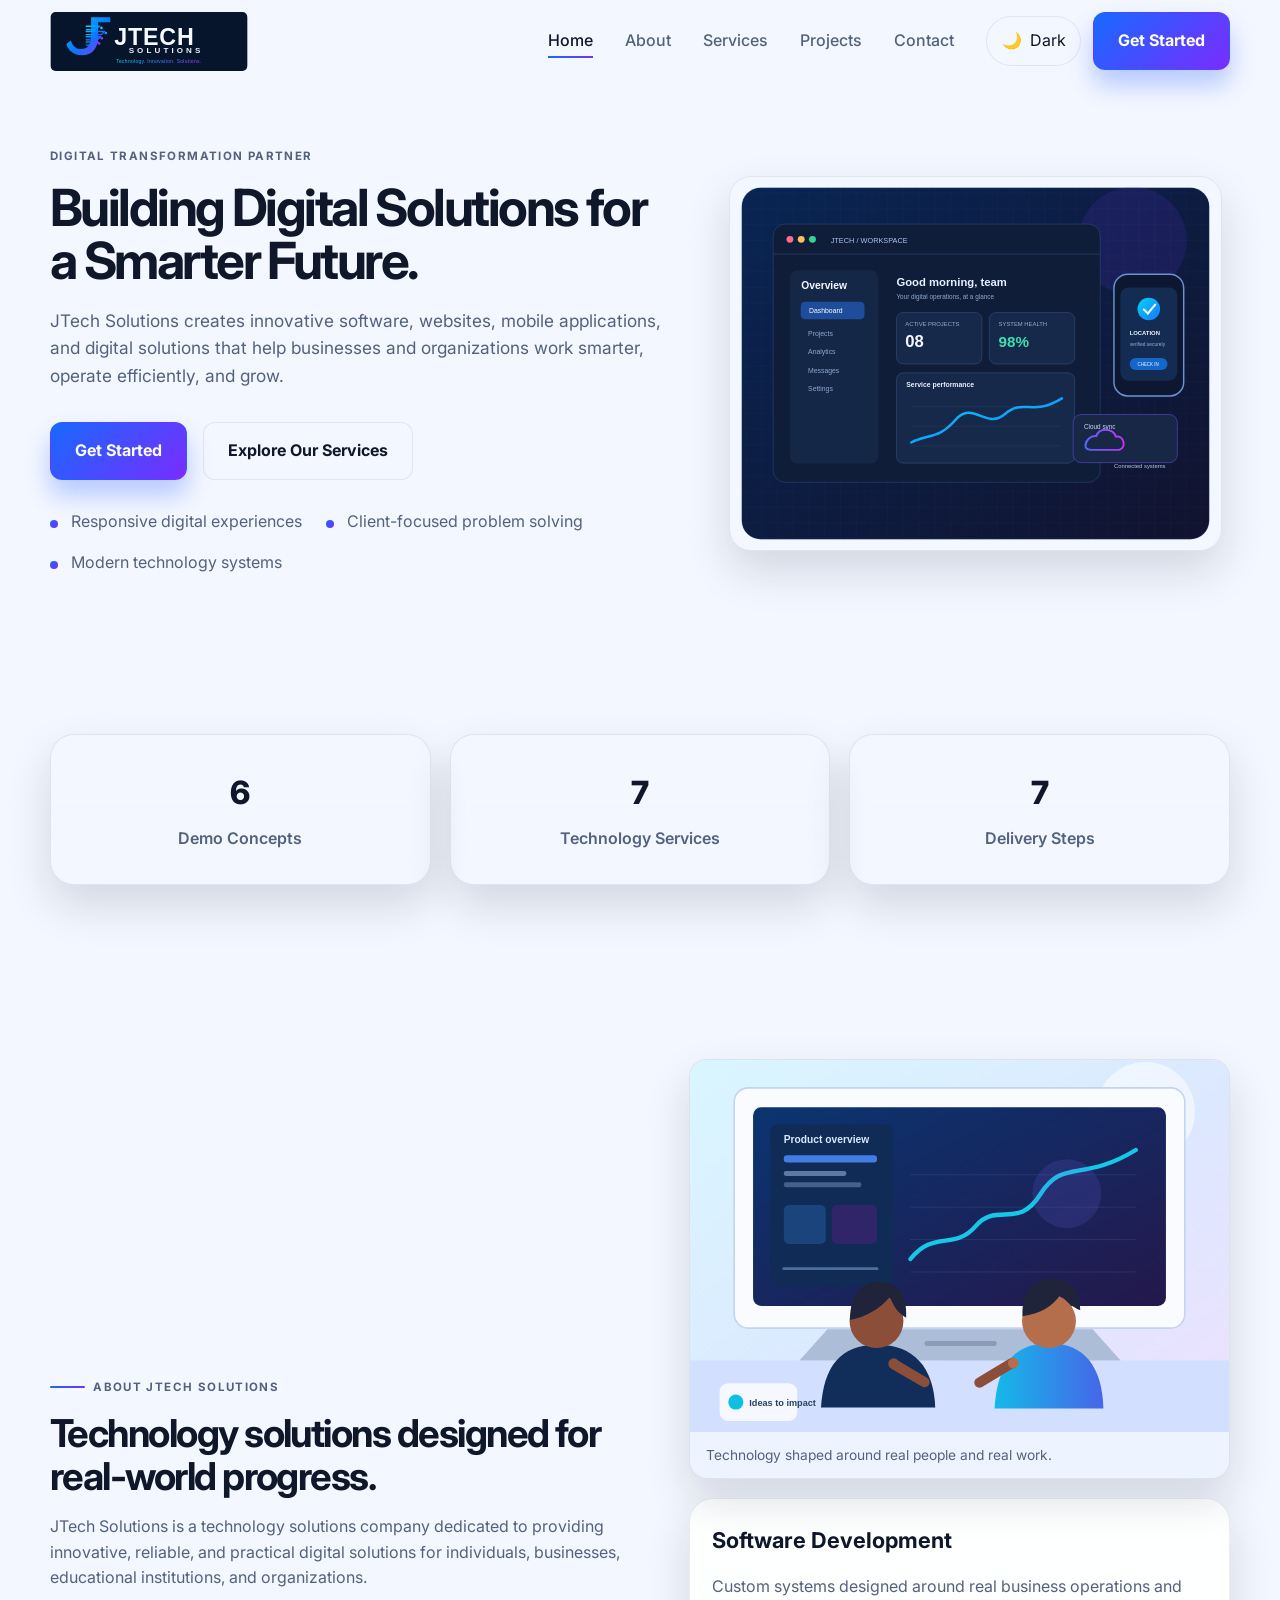
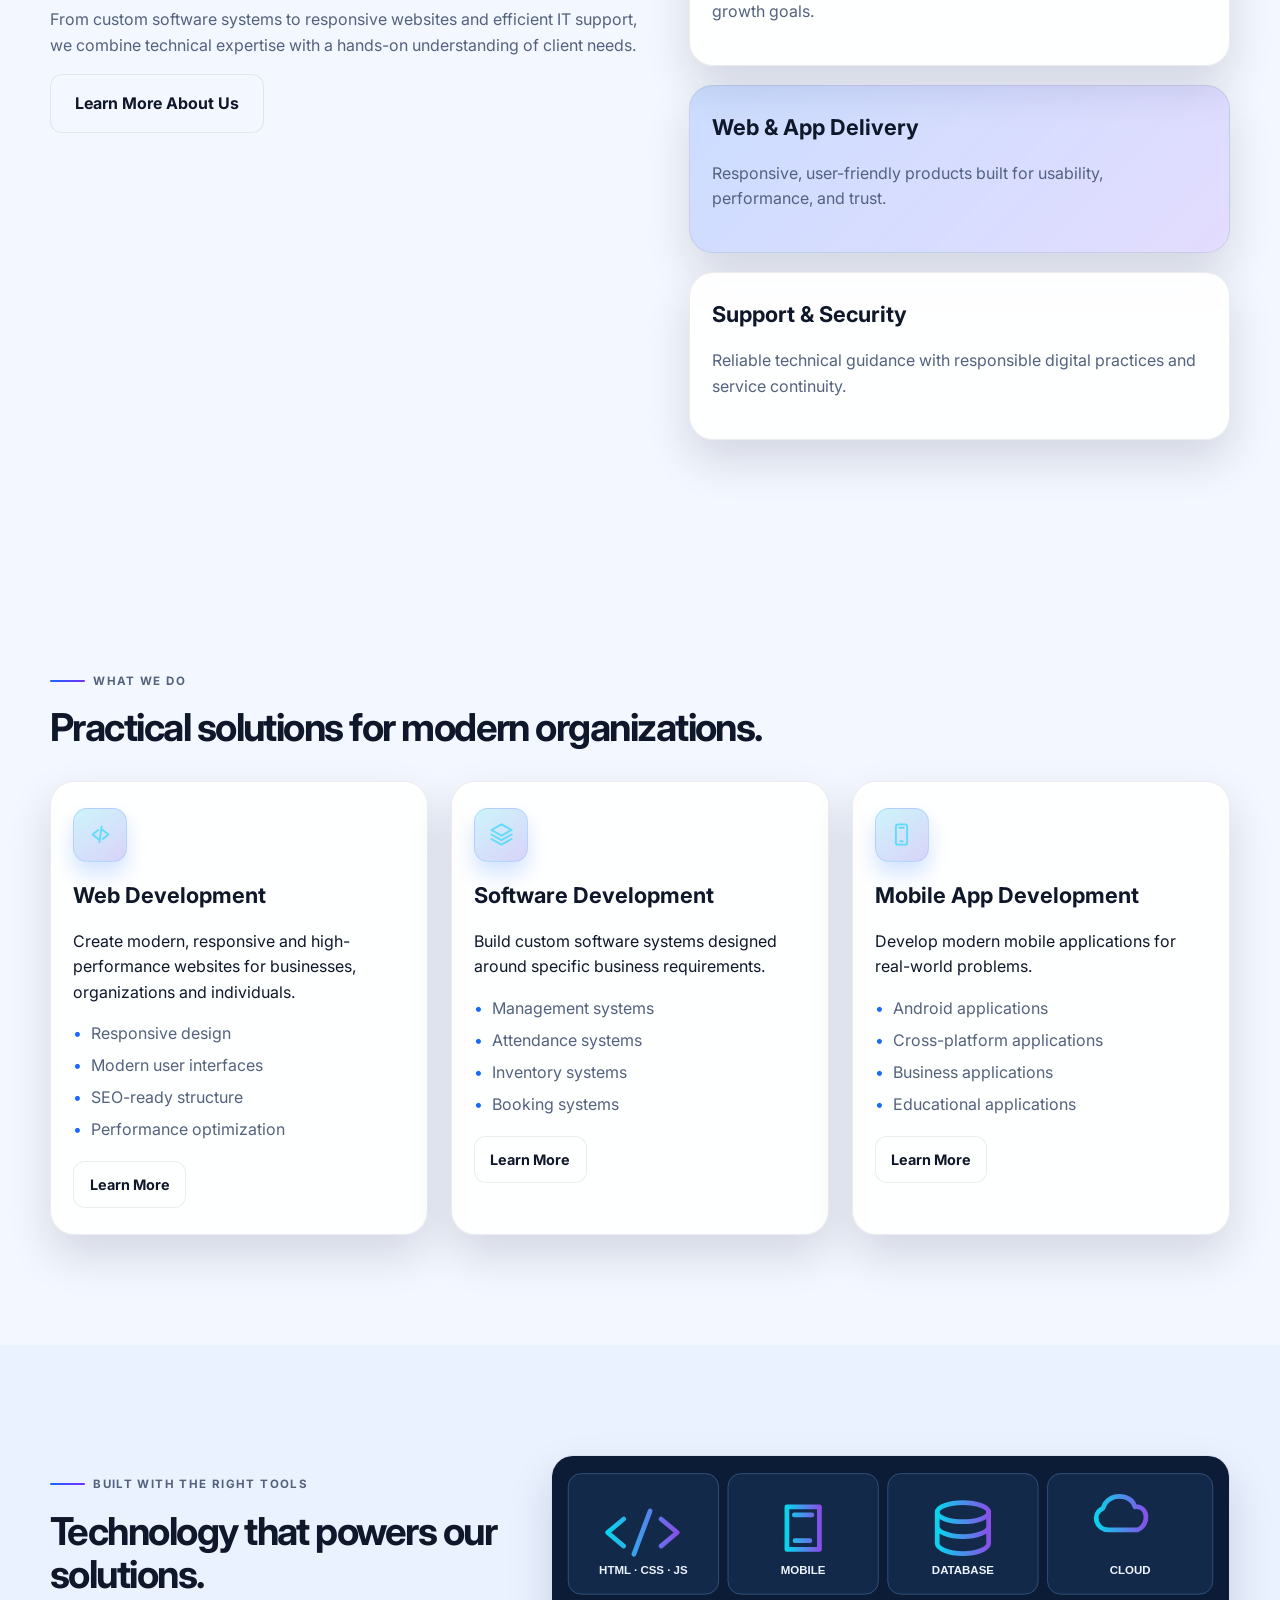
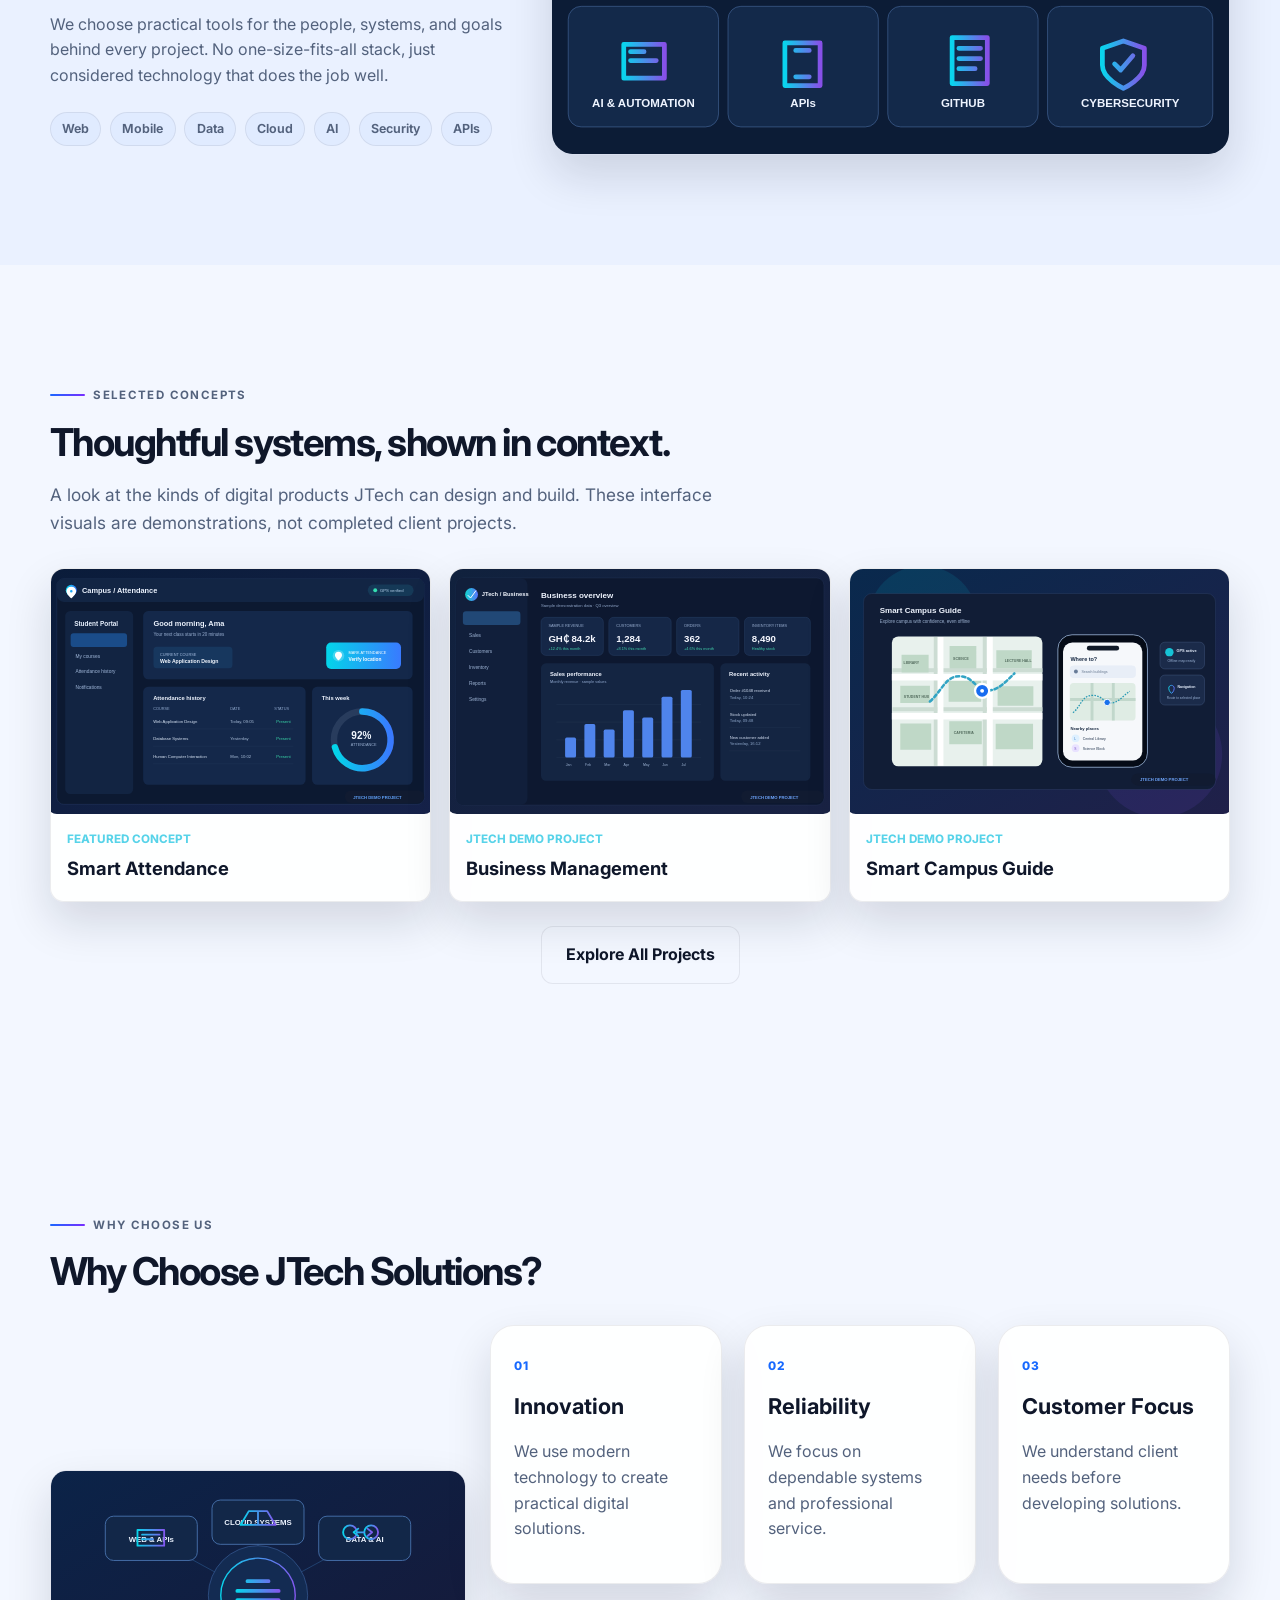
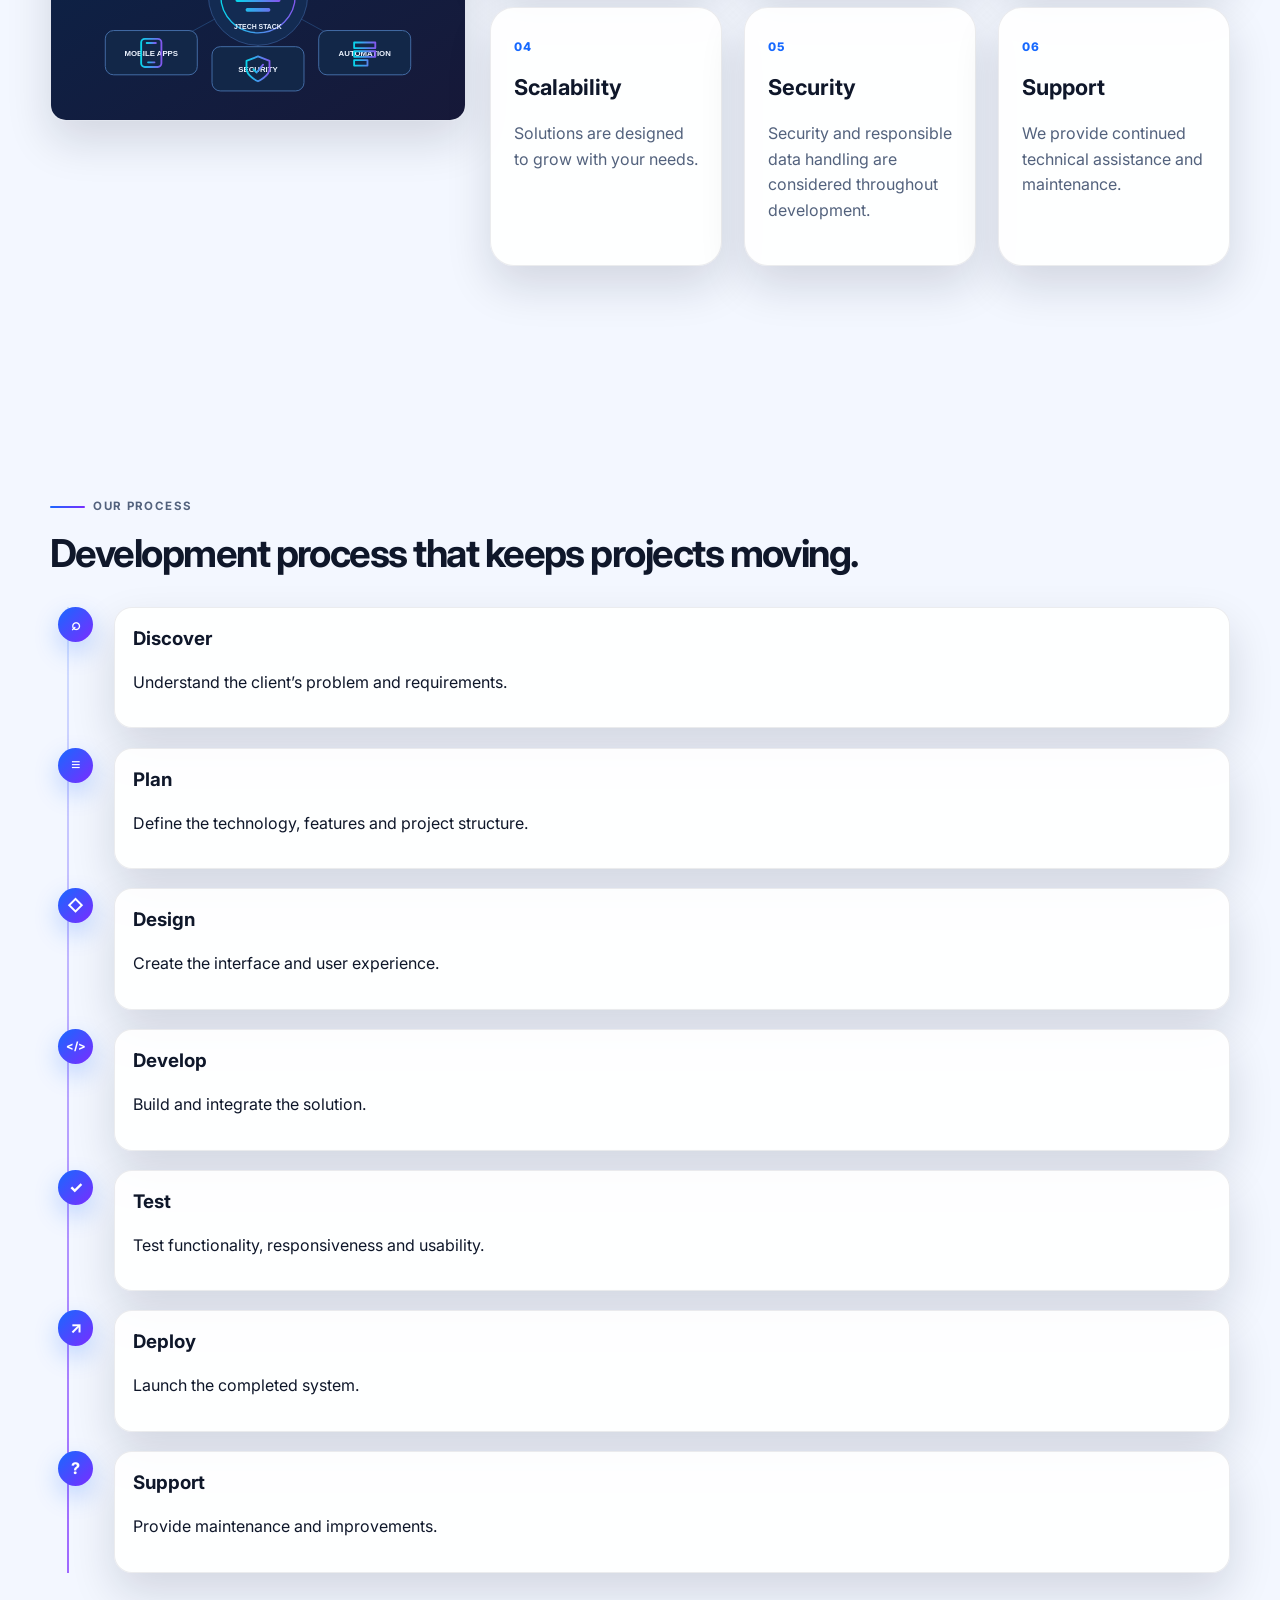
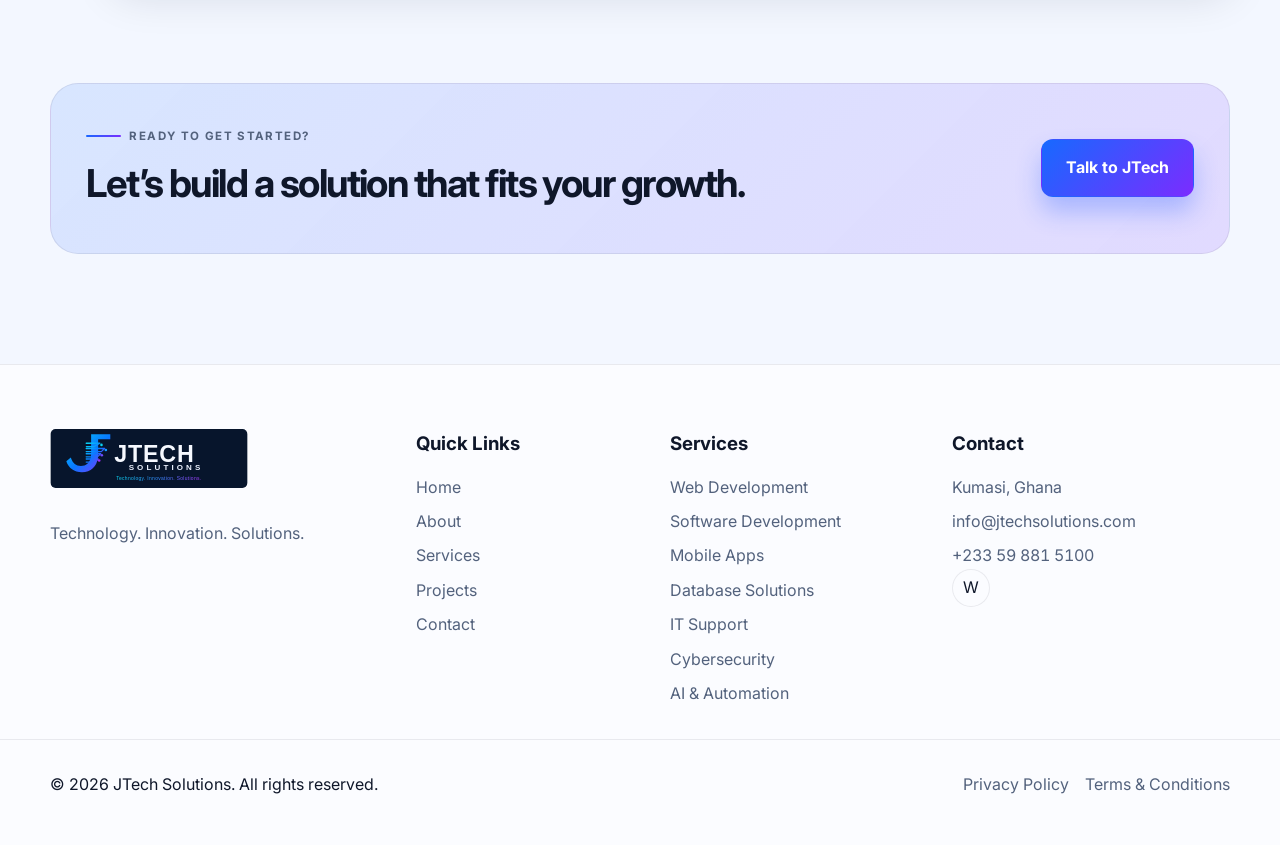
<file: JTech Solutions/index.html>
<!DOCTYPE html>
<html lang="en" data-theme="dark">
  <head>
    <meta charset="UTF-8" />
    <meta name="viewport" content="width=device-width, initial-scale=1.0" />
    <title>JTech Solutions | Technology, Innovation & Digital Solutions</title>
    <meta
      name="description"
      content="JTech Solutions provides modern software, web, mobile, IT, database, cybersecurity and digital solutions for businesses and organizations in Ghana."
    />
    <meta
      name="keywords"
      content="JTech Solutions, Ghana technology company, software development, web development, mobile app development, IT support, cybersecurity, database solutions"
    />
    <meta property="og:title" content="JTech Solutions | Technology, Innovation & Digital Solutions" />
    <meta
      property="og:description"
      content="Innovative digital solutions for businesses, organizations and communities in Ghana."
    />
    <meta property="og:type" content="website" />
    <meta property="og:image" content="assets/logo/jtech-brand.svg" />
    <meta name="twitter:card" content="summary_large_image" />
    <meta name="twitter:title" content="JTech Solutions" />
    <meta name="twitter:description" content="Technology. Innovation. Solutions." />
    <link rel="icon" type="image/svg+xml" href="assets/logo/jtech-symbol.svg" />
    <link rel="preconnect" href="https://fonts.googleapis.com" />
    <link rel="preconnect" href="https://fonts.gstatic.com" crossorigin />
    <link
      href="https://fonts.googleapis.com/css2?family=Inter:wght@400;500;600;700;800;900&display=swap"
      rel="stylesheet"
    />
    <link rel="stylesheet" href="css/style.css" />
    <link rel="stylesheet" href="css/responsive.css" />
    <link rel="stylesheet" href="css/animations.css" />
    <script defer src="js/main.js"></script>
    <script defer src="js/navigation.js"></script>
    <script defer src="js/animations.js"></script>
    <script defer src="js/contact.js"></script>
    <script defer src="js/projects.js"></script>
  </head>
  <body data-page="home">
    <a class="skip-link" href="#main-content">Skip to main content</a>

    <header class="site-header">
      <nav class="navbar container" aria-label="Main navigation">
        <a class="brand" href="index.html" aria-label="JTech Solutions home page">
          <span class="brand-mark" aria-hidden="true">
            <svg viewBox="0 0 64 64" role="img" aria-label="JTech Solutions logo icon">
              <path d="M22 10h12c10.5 0 18 7.5 18 18v18c0 2.2-1.8 4-4 4s-4-1.8-4-4V28c0-6.6-5.4-12-12-12H22v-6zm8 24h8c4.4 0 8 3.6 8 8v4c0 2.2-1.8 4-4 4H26c-2.2 0-4-1.8-4-4v-4c0-4.4 3.6-8 8-8z" fill="currentColor"/>
              <path d="M14 18l8 8M14 30l8-8M12 44h14M32 45h18M46 18v23M34 18h12" stroke="currentColor" stroke-width="2.2" stroke-linecap="round" fill="none" opacity="0.9"/>
            </svg>
          </span>
          <span class="brand-text">
            <span class="brand-name">JTECH</span>
            <span class="brand-subtitle">SOLUTIONS</span>
          </span>
        </a>

        <button class="mobile-toggle" aria-expanded="false" aria-controls="nav-menu" aria-label="Open menu">
          <span></span>
          <span></span>
          <span></span>
        </button>

        <div class="nav-panel" id="nav-menu">
          <ul class="nav-links">
            <li><a class="nav-link active" href="index.html">Home</a></li>
            <li><a class="nav-link" href="about.html">About</a></li>
            <li><a class="nav-link" href="services.html">Services</a></li>
            <li><a class="nav-link" href="projects.html">Projects</a></li>
            <li><a class="nav-link" href="contact.html">Contact</a></li>
          </ul>

          <div class="nav-actions">
            <button class="theme-toggle" id="theme-toggle" type="button" aria-label="Toggle dark mode">
              <span class="theme-icon" aria-hidden="true">☀️</span>
              <span class="theme-label">Light</span>
            </button>
            <a class="btn btn-primary" href="contact.html">Get Started</a>
          </div>
        </div>
      </nav>
    </header>

    <main id="main-content">
      <section class="hero section">
        <div class="container hero-grid">
          <div class="hero-copy reveal fade-up">
            <p class="eyebrow">Digital transformation partner</p>
            <h1>Building Digital Solutions for a Smarter Future.</h1>
            <p class="lead">
              JTech Solutions creates innovative software, websites, mobile applications, and digital solutions
              that help businesses and organizations work smarter, operate efficiently, and grow.
            </p>
            <div class="hero-actions">
              <a class="btn btn-primary" href="contact.html">Get Started</a>
              <a class="btn btn-secondary" href="services.html">Explore Our Services</a>
            </div>
            <ul class="hero-points" aria-label="Value highlights">
              <li>Responsive digital experiences</li>
              <li>Client-focused problem solving</li>
              <li>Modern technology systems</li>
            </ul>
          </div>

          <div class="hero-visual reveal fade-left">
            <img class="hero-illustration" src="assets/images/hero/digital-platform.svg" alt="JTech digital platform dashboard connected to mobile, location, analytics, and cloud services" />
          </div>
        </div>
      </section>

      <section class="stats section-sm">
        <div class="container stats-grid">
          <article class="stat-card reveal fade-up">
            <span class="stat-number" data-count="6">0</span>
            <span class="stat-label">Demo Concepts</span>
          </article>
          <article class="stat-card reveal fade-up delay-1">
            <span class="stat-number" data-count="7">0</span>
            <span class="stat-label">Technology Services</span>
          </article>
          <article class="stat-card reveal fade-up delay-2">
            <span class="stat-number" data-count="7">0</span>
            <span class="stat-label">Delivery Steps</span>
          </article>
        </div>
      </section>

      <section class="section about-spotlight">
        <div class="container split-layout">
          <div class="content-block reveal fade-right">
            <p class="eyebrow accent">About JTech Solutions</p>
            <h2>Technology solutions designed for real-world progress.</h2>
            <p>
              JTech Solutions is a technology solutions company dedicated to providing innovative, reliable,
              and practical digital solutions for individuals, businesses, educational institutions, and organizations.
            </p>
            <p>
              From custom software systems to responsive websites and efficient IT support, we combine technical
              expertise with a hands-on understanding of client needs.
            </p>
            <a class="btn btn-secondary" href="about.html">Learn More About Us</a>
          </div>

          <div class="feature-stack reveal fade-left">
            <figure class="about-visual">
              <img src="assets/images/about/technology-team.svg" alt="Technology collaborators reviewing a digital product dashboard" loading="lazy" data-fallback="assets/images/services/fallback.svg" />
              <figcaption>Technology shaped around real people and real work.</figcaption>
            </figure>
            <div class="feature-box">
              <h3>Software Development</h3>
              <p>Custom systems designed around real business operations and growth goals.</p>
            </div>
            <div class="feature-box highlight">
              <h3>Web &amp; App Delivery</h3>
              <p>Responsive, user-friendly products built for usability, performance, and trust.</p>
            </div>
            <div class="feature-box">
              <h3>Support &amp; Security</h3>
              <p>Reliable technical guidance with responsible digital practices and service continuity.</p>
            </div>
          </div>
        </div>
      </section>

      <section class="section services-overview">
        <div class="container">
          <div class="section-heading reveal fade-up">
            <p class="eyebrow accent">What we do</p>
            <h2>Practical solutions for modern organizations.</h2>
          </div>
          <div class="services-grid" id="home-services-grid"></div>
        </div>
      </section>

      <section class="section technology-section alt-bg">
        <div class="container technology-layout">
          <div class="content-block reveal fade-right">
            <p class="eyebrow accent">Built with the right tools</p>
            <h2>Technology that powers our solutions.</h2>
            <p>We choose practical tools for the people, systems, and goals behind every project. No one-size-fits-all stack, just considered technology that does the job well.</p>
            <div class="technology-tags" aria-label="Technology areas"><span>Web</span><span>Mobile</span><span>Data</span><span>Cloud</span><span>AI</span><span>Security</span><span>APIs</span></div>
          </div>
          <img class="technology-illustration" src="assets/images/technology/technology-grid.svg" alt="Illustrated technology building blocks for web, mobile, database, cloud, AI, APIs, and security" loading="lazy" data-fallback="assets/images/services/fallback.svg" />
        </div>
      </section>

      <section class="section home-projects">
        <div class="container">
          <div class="section-heading reveal fade-up">
            <p class="eyebrow accent">Selected concepts</p>
            <h2>Thoughtful systems, shown in context.</h2>
            <p class="lead">A look at the kinds of digital products JTech can design and build. These interface visuals are demonstrations, not completed client projects.</p>
          </div>
          <div class="home-project-grid">
            <a class="home-project-card reveal fade-up" href="projects.html">
              <img src="assets/images/projects/attendance-dashboard.svg" alt="Smart attendance system concept dashboard with location verification" loading="lazy" data-fallback="assets/images/services/fallback.svg" />
              <span>Featured concept</span><h3>Smart Attendance</h3>
            </a>
            <a class="home-project-card reveal fade-up delay-1" href="projects.html">
              <img src="assets/images/projects/business-management.svg" alt="Business management demo dashboard with sample sales and inventory data" loading="lazy" data-fallback="assets/images/services/fallback.svg" />
              <span>JTech demo project</span><h3>Business Management</h3>
            </a>
            <a class="home-project-card reveal fade-up delay-2" href="projects.html">
              <img src="assets/images/projects/smart-campus-guide.svg" alt="Smart campus guide mobile application concept and map" loading="lazy" data-fallback="assets/images/services/fallback.svg" />
              <span>JTech demo project</span><h3>Smart Campus Guide</h3>
            </a>
          </div>
          <div class="home-project-link"><a class="btn btn-secondary" href="projects.html">Explore All Projects</a></div>
        </div>
      </section>

      <section class="section why-choose">
        <div class="container">
          <div class="section-heading reveal fade-up">
            <p class="eyebrow accent">Why choose us</p>
            <h2>Why Choose JTech Solutions?</h2>
          </div>

          <div class="why-layout">
          <img class="why-illustration" src="assets/images/services/technology-systems.svg" alt="Illustration representing JTech security, analytics, cloud, code, and connected support" loading="lazy" data-fallback="assets/images/services/fallback.svg" />
          <div class="info-grid">
            <article class="info-card reveal fade-up">
              <span class="card-number">01</span>
              <h3>Innovation</h3>
              <p>We use modern technology to create practical digital solutions.</p>
            </article>
            <article class="info-card reveal fade-up delay-1">
              <span class="card-number">02</span>
              <h3>Reliability</h3>
              <p>We focus on dependable systems and professional service.</p>
            </article>
            <article class="info-card reveal fade-up delay-2">
              <span class="card-number">03</span>
              <h3>Customer Focus</h3>
              <p>We understand client needs before developing solutions.</p>
            </article>
            <article class="info-card reveal fade-up delay-3">
              <span class="card-number">04</span>
              <h3>Scalability</h3>
              <p>Solutions are designed to grow with your needs.</p>
            </article>
            <article class="info-card reveal fade-up delay-4">
              <span class="card-number">05</span>
              <h3>Security</h3>
              <p>Security and responsible data handling are considered throughout development.</p>
            </article>
            <article class="info-card reveal fade-up delay-5">
              <span class="card-number">06</span>
              <h3>Support</h3>
              <p>We provide continued technical assistance and maintenance.</p>
            </article>
          </div>
          </div>
        </div>
      </section>

      <section class="section process-section">
        <div class="container">
          <div class="section-heading reveal fade-up">
            <p class="eyebrow accent">Our process</p>
            <h2>Development process that keeps projects moving.</h2>
          </div>

          <div class="timeline" aria-label="Project development process">
            <div class="timeline-item reveal slide-left">
              <span class="timeline-step">01</span>
              <div>
                <h3>Discover</h3>
                <p>Understand the client’s problem and requirements.</p>
              </div>
            </div>
            <div class="timeline-item reveal slide-left">
              <span class="timeline-step">02</span>
              <div>
                <h3>Plan</h3>
                <p>Define the technology, features and project structure.</p>
              </div>
            </div>
            <div class="timeline-item reveal slide-left">
              <span class="timeline-step">03</span>
              <div>
                <h3>Design</h3>
                <p>Create the interface and user experience.</p>
              </div>
            </div>
            <div class="timeline-item reveal slide-left">
              <span class="timeline-step">04</span>
              <div>
                <h3>Develop</h3>
                <p>Build and integrate the solution.</p>
              </div>
            </div>
            <div class="timeline-item reveal slide-left">
              <span class="timeline-step">05</span>
              <div>
                <h3>Test</h3>
                <p>Test functionality, responsiveness and usability.</p>
              </div>
            </div>
            <div class="timeline-item reveal slide-left">
              <span class="timeline-step">06</span>
              <div>
                <h3>Deploy</h3>
                <p>Launch the completed system.</p>
              </div>
            </div>
            <div class="timeline-item reveal slide-left">
              <span class="timeline-step">07</span>
              <div>
                <h3>Support</h3>
                <p>Provide maintenance and improvements.</p>
              </div>
            </div>
          </div>
        </div>
      </section>

      <section class="section cta-band">
        <div class="container cta-wrap reveal fade-up">
          <div>
            <p class="eyebrow accent">Ready to get started?</p>
            <h2>Let’s build a solution that fits your growth.</h2>
          </div>
          <a class="btn btn-primary" href="contact.html">Talk to JTech</a>
        </div>
      </section>
    </main>

    <footer class="site-footer">
      <div class="container footer-grid">
        <div>
          <a class="brand footer-brand" href="index.html" aria-label="JTech Solutions home page">
            <span class="brand-mark" aria-hidden="true">
              <svg viewBox="0 0 64 64" role="img" aria-label="JTech Solutions logo icon">
                <path d="M22 10h12c10.5 0 18 7.5 18 18v18c0 2.2-1.8 4-4 4s-4-1.8-4-4V28c0-6.6-5.4-12-12-12H22v-6zm8 24h8c4.4 0 8 3.6 8 8v4c0 2.2-1.8 4-4 4H26c-2.2 0-4-1.8-4-4v-4c0-4.4 3.6-8 8-8z" fill="currentColor"/>
                <path d="M14 18l8 8M14 30l8-8M12 44h14M32 45h18M46 18v23M34 18h12" stroke="currentColor" stroke-width="2.2" stroke-linecap="round" fill="none" opacity="0.9"/>
              </svg>
            </span>
            <span class="brand-text">
              <span class="brand-name">JTECH</span>
              <span class="brand-subtitle">SOLUTIONS</span>
            </span>
          </a>
          <p class="footer-tagline">Technology. Innovation. Solutions.</p>
        </div>

        <div>
          <h3>Quick Links</h3>
          <ul class="footer-links">
            <li><a href="index.html">Home</a></li>
            <li><a href="about.html">About</a></li>
            <li><a href="services.html">Services</a></li>
            <li><a href="projects.html">Projects</a></li>
            <li><a href="contact.html">Contact</a></li>
          </ul>
        </div>

        <div>
          <h3>Services</h3>
          <ul class="footer-links">
            <li><a href="services.html">Web Development</a></li>
            <li><a href="services.html">Software Development</a></li>
            <li><a href="services.html">Mobile Apps</a></li>
            <li><a href="services.html">Database Solutions</a></li>
            <li><a href="services.html">IT Support</a></li>
            <li><a href="services.html">Cybersecurity</a></li>
            <li><a href="services.html">AI &amp; Automation</a></li>
          </ul>
        </div>

        <div>
          <h3>Contact</h3>
          <ul class="contact-list">
            <li data-location> Kumasi, Ghana</li>
            <li><a href="mailto:info@jtechsolutions.com">info@jtechsolutions.com</a></li>
            <li><a href="tel:+233598815100">+233 59 881 5100</a></li>
          </ul>
          <div class="social-row" data-social-links></div>
        </div>
      </div>

      <div class="footer-bottom">
        <div class="container footer-meta">
          <p>© <span id="year">2026</span> JTech Solutions. All rights reserved.</p>
          <div class="legal-links">
            <a href="privacy.html">Privacy Policy</a>
            <a href="terms.html">Terms &amp; Conditions</a>
          </div>
        </div>
      </div>
    </footer>
  </body>
</html>
</file>
<file: JTech Solutions/css/style.css>
:root {
  --bg: #071a33;
  --bg-alt: #0d1f3b;
  --surface: rgba(16, 26, 45, 0.75);
  --surface-strong: #101b2e;
  --panel: #12233d;
  --card: rgba(13, 24, 42, 0.92);
  --card-soft: rgba(255,255,255,0.04);
  --text: #edf4ff;
  --muted: #aac2ef;
  --border: rgba(255,255,255,0.08);
  --primary: #1769ff;
  --primary-2: #7b2cff;
  --success: #34d399;
  --warning: #fbbf24;
  --danger: #f87171;
  --shadow: 0 20px 45px rgba(6, 12, 22, 0.35);
  --gradient: linear-gradient(135deg, var(--primary) 0%, var(--primary-2) 100%);
  --section-padding: 110px;
  --container-width: 1180px;
}

html[data-theme="light"] {
  --bg: #f3f7ff;
  --bg-alt: #ebf1ff;
  --surface: rgba(255,255,255,0.8);
  --surface-strong: #ffffff;
  --panel: #eef4ff;
  --card: rgba(255,255,255,0.9);
  --card-soft: rgba(23, 105, 255, 0.04);
  --text: #0f172a;
  --muted: #53627d;
  --border: rgba(15, 23, 42, 0.08);
  --primary: #1769ff;
  --primary-2: #7b2cff;
  --shadow: 0 20px 45px rgba(15, 23, 42, 0.14);
  --gradient: linear-gradient(135deg, var(--primary) 0%, var(--primary-2) 100%);
}

* { box-sizing: border-box; }

html {
  scroll-behavior: smooth;
}

body {
  margin: 0;
  font-family: "Inter", sans-serif;
  background: var(--bg);
  color: var(--text);
  line-height: 1.6;
  overflow-x: hidden;
  transition: background 0.25s ease, color 0.25s ease;
}

img {
  max-width: 100%;
  display: block;
}

a {
  color: inherit;
  text-decoration: none;
}

button,
input,
select,
textarea {
  font: inherit;
}

button {
  cursor: pointer;
}

:focus-visible {
  outline: 3px solid rgba(23, 105, 255, 0.7);
  outline-offset: 3px;
}

.skip-link {
  position: absolute;
  left: -9999px;
  top: 0;
  background: var(--primary);
  color: white;
  padding: 0.75rem 1rem;
  border-radius: 0 0 0.5rem 0.5rem;
  z-index: 1000;
}

.skip-link:focus {
  left: 1rem;
}

.container {
  width: min(var(--container-width), calc(100% - 2rem));
  margin: 0 auto;
}

.section {
  padding: var(--section-padding) 0;
}

.section-sm {
  padding: 2rem 0 4rem;
}

.alt-bg {
  background: rgba(17, 24, 39, 0.2);
}

html[data-theme="light"] .alt-bg {
  background: rgba(23, 105, 255, 0.04);
}

.eyebrow {
  display: inline-flex;
  align-items: center;
  gap: 0.5rem;
  text-transform: uppercase;
  letter-spacing: 0.12em;
  font-size: 0.72rem;
  font-weight: 700;
  color: var(--muted);
  margin-bottom: 1rem;
}

.eyebrow.accent::before {
  content: "";
  display: block;
  width: 2.2rem;
  height: 2px;
  border-radius: 999px;
  background: var(--gradient);
}

.site-header {
  position: sticky;
  top: 0;
  z-index: 100;
  -webkit-backdrop-filter: blur(18px);
  backdrop-filter: blur(18px);
  background: rgba(7, 26, 51, 0.45);
  border-bottom: 1px solid transparent;
  transition: background 0.3s ease, border-color 0.3s ease, box-shadow 0.3s ease;
}

html[data-theme="light"] .site-header {
  background: rgba(243, 247, 255, 0.7);
}

.site-header.scrolled {
  background: rgba(8, 18, 32, 0.8);
  box-shadow: 0 18px 40px rgba(8, 18, 32, 0.18);
  border-color: var(--border);
}

html[data-theme="light"] .site-header.scrolled {
  background: rgba(255,255,255,0.72);
}

.navbar {
  display: flex;
  align-items: center;
  justify-content: space-between;
  min-height: 82px;
  gap: 1.2rem;
}

.brand {
  display: inline-flex;
  align-items: center;
  gap: 0.8rem;
  font-weight: 800;
  letter-spacing: 0.08em;
}

.brand-mark {
  width: 42px;
  height: 42px;
  border-radius: 14px;
  display: inline-flex;
  align-items: center;
  justify-content: center;
  background: var(--gradient);
  box-shadow: 0 10px 25px rgba(23, 105, 255, 0.32);
  color: white;
}

.brand-mark svg {
  width: 24px;
  height: 24px;
}

.brand-text {
  display: flex;
  flex-direction: column;
  line-height: 0.95;
}

.brand-name {
  font-size: 0.78rem;
}

.brand-subtitle {
  font-size: 0.62rem;
  opacity: 0.8;
}

.nav-panel {
  display: flex;
  align-items: center;
  gap: 2rem;
}

.nav-links {
  display: flex;
  align-items: center;
  gap: 2rem;
  list-style: none;
  margin: 0;
  padding: 0;
}

.nav-link {
  position: relative;
  font-weight: 500;
  color: var(--muted);
  transition: color 0.2s ease;
}

.nav-link::after {
  content: "";
  position: absolute;
  left: 0;
  bottom: -8px;
  width: 100%;
  height: 2px;
  background: var(--gradient);
  transform: scaleX(0);
  transform-origin: left;
  transition: transform 0.25s ease;
}

.nav-link:hover,
.nav-link.active {
  color: var(--text);
}

.nav-link:hover::after,
.nav-link.active::after {
  transform: scaleX(1);
}

.nav-actions {
  display: flex;
  align-items: center;
  gap: 0.75rem;
}

.theme-toggle {
  display: inline-flex;
  align-items: center;
  justify-content: center;
  gap: 0.5rem;
  border: 1px solid var(--border);
  background: rgba(255,255,255,0.04);
  color: var(--text);
  border-radius: 999px;
  padding: 0.7rem 0.9rem;
}

.btn {
  display: inline-flex;
  align-items: center;
  justify-content: center;
  padding: 0.96rem 1.5rem;
  border-radius: 12px;
  border: 1px solid transparent;
  font-weight: 700;
  transition: transform 0.2s ease, box-shadow 0.2s ease, background 0.2s ease;
}

.btn:hover {
  transform: translateY(-2px);
}

.btn-primary {
  background: var(--gradient);
  color: white;
  box-shadow: 0 15px 25px rgba(39, 93, 255, 0.3);
}

.btn-secondary {
  background: rgba(255,255,255,0.04);
  border-color: var(--border);
  color: var(--text);
}

.hero {
  position: relative;
  overflow: hidden;
  padding-top: 52px;
}

.hero::before,
.hero::after {
  content: "";
  position: absolute;
  inset: auto;
  border-radius: 50%;
  filter: blur(14px);
  opacity: 0.5;
}

.hero::before {
  width: 500px;
  height: 500px;
  right: -130px;
  top: -110px;
  background: radial-gradient(circle, rgba(123,44,255,0.32), transparent 65%);
}

.hero::after {
  width: 420px;
  height: 420px;
  left: -120px;
  bottom: -140px;
  background: radial-gradient(circle, rgba(23,105,255,0.25), transparent 60%);
}

.hero-grid {
  display: grid;
  grid-template-columns: 1.1fr 0.9fr;
  align-items: center;
  gap: 3rem;
}

.hero-copy h1 {
  font-size: clamp(2.5rem, 4vw, 4.4rem);
  line-height: 1.04;
  letter-spacing: -0.05em;
  margin: 0 0 1.2rem;
}

.lead {
  font-size: 1.08rem;
  max-width: 62ch;
  color: var(--muted);
}

.hero-actions {
  margin-top: 2rem;
  display: flex;
  flex-wrap: wrap;
  gap: 1rem;
}

.hero-points {
  margin-top: 1.8rem;
  padding: 0;
  list-style: none;
  display: flex;
  flex-wrap: wrap;
  gap: 1rem 1.5rem;
  color: var(--muted);
}

.hero-points li {
  position: relative;
  padding-left: 1.3rem;
}

.hero-points li::before {
  content: "";
  position: absolute;
  left: 0;
  top: 0.7rem;
  width: 0.5rem;
  height: 0.5rem;
  border-radius: 50%;
  background: var(--gradient);
}

.hero-visual {
  position: relative;
  min-height: 560px;
  display: flex;
  align-items: center;
  justify-content: center;
}

.device-mockup {
  position: relative;
  width: min(100%, 480px);
  min-height: 430px;
  border: 1px solid var(--border);
  border-radius: 30px;
  background: linear-gradient(180deg, rgba(15, 25, 42, 0.9), rgba(13,20,32,0.94));
  box-shadow: var(--shadow);
  padding: 1.1rem;
  transform: rotate(4deg);
}

html[data-theme="light"] .device-mockup {
  background: linear-gradient(180deg, rgba(255,255,255,0.88), rgba(227,236,255,0.95));
}

.device-header {
  display: flex;
  gap: 0.5rem;
  padding-bottom: 0.9rem;
}

.device-header span {
  width: 11px;
  height: 11px;
  border-radius: 50%;
  background: rgba(255,255,255,0.25);
}

.device-screen {
  border-radius: 20px;
  background: linear-gradient(180deg, rgba(255,255,255,0.08), rgba(255,255,255,0.02));
  border: 1px solid var(--border);
  padding: 1.2rem;
  min-height: 360px;
}

.screen-row {
  height: 18px;
  margin-bottom: 1rem;
  border-radius: 999px;
  background: linear-gradient(90deg, rgba(23,105,255,0.75), rgba(123,44,255,0.25));
  opacity: 0.8;
}

.row-two { width: 74%; }
.row-three { width: 82%; }

.screen-grid {
  display: grid;
  grid-template-columns: repeat(4, 1fr);
  gap: 0.8rem;
  margin-top: 1.6rem;
}

.screen-grid span {
  display: block;
  aspect-ratio: 1;
  border-radius: 16px;
  background: linear-gradient(180deg, rgba(123,44,255,0.4), rgba(23,105,255,0.12));
  border: 1px solid rgba(255,255,255,0.08);
}

.dashboard-card {
  position: absolute;
  background: var(--card);
  border: 1px solid var(--border);
  border-radius: 20px;
  padding: 1rem 1.1rem;
  box-shadow: var(--shadow);
  -webkit-backdrop-filter: blur(18px);
  backdrop-filter: blur(18px);
}

.card-one {
  top: 18%;
  left: 3%;
  width: 190px;
  transform: rotate(-8deg);
}

.card-two {
  right: 2%;
  bottom: 12%;
  width: 210px;
  transform: rotate(7deg);
}

.chip {
  display: inline-flex;
  align-items: center;
  padding: 0.3rem 0.7rem;
  border-radius: 999px;
  font-size: 0.7rem;
  font-weight: 700;
  letter-spacing: 0.04em;
}

.chip.success {
  background: rgba(52, 211, 153, 0.16);
  color: var(--success);
}

.mini-graph {
  display: flex;
  align-items: end;
  gap: 0.35rem;
  height: 60px;
  margin-top: 1rem;
}

.mini-graph span {
  flex: 1;
  border-radius: 8px 8px 0 0;
  background: linear-gradient(180deg, var(--primary), rgba(123,44,255,0.5));
}

.mini-graph span:nth-child(1) { height: 35%; }
.mini-graph span:nth-child(2) { height: 55%; }
.mini-graph span:nth-child(3) { height: 68%; }
.mini-graph span:nth-child(4) { height: 82%; }
.mini-graph span:nth-child(5) { height: 100%; }

.status-row {
  display: flex;
  align-items: center;
  justify-content: space-between;
  gap: 0.7rem;
  color: var(--muted);
  font-size: 0.9rem;
}

.dot {
  width: 0.65rem;
  height: 0.65rem;
  border-radius: 50%;
  display: inline-block;
}

.dot.green { background: var(--success); }

.tag-list {
  display: flex;
  flex-wrap: wrap;
  gap: 0.5rem;
  margin-top: 1rem;
}

.tag-list span {
  display: inline-flex;
  align-items: center;
  justify-content: center;
  padding: 0.34rem 0.7rem;
  border-radius: 999px;
  background: rgba(23, 105, 255, 0.12);
  color: var(--text);
  font-size: 0.75rem;
}

.orb {
  position: absolute;
  border-radius: 50%;
  filter: blur(12px);
  opacity: 0.8;
}

.orb-one {
  width: 110px;
  height: 110px;
  bottom: 5%;
  left: 10%;
  background: rgba(23, 105, 255, 0.18);
}

.orb-two {
  width: 150px;
  height: 150px;
  top: 8%;
  right: 10%;
  background: rgba(123, 44, 255, 0.18);
}

.stats {
  position: relative;
  z-index: 1;
}

.stats-grid {
  display: grid;
  grid-template-columns: repeat(3, minmax(0, 1fr));
  gap: 1.2rem;
}

.stat-card {
  padding: 2rem 1.25rem;
  border: 1px solid var(--border);
  border-radius: 24px;
  background: linear-gradient(180deg, rgba(255,255,255,0.03), rgba(255,255,255,0.01));
  text-align: center;
  box-shadow: var(--shadow);
}

.stat-number {
  display: block;
  font-size: clamp(2rem, 2vw, 3rem);
  font-weight: 800;
  color: var(--text);
  margin-bottom: 0.5rem;
}

.stat-label {
  color: var(--muted);
  font-weight: 600;
}

.split-layout {
  display: grid;
  grid-template-columns: 1.05fr 0.95fr;
  gap: 2.5rem;
  align-items: center;
}

.content-block h2,
.section-heading h2,
.page-hero h1,
.cta-wrap h2 {
  font-size: clamp(2rem, 3vw, 3rem);
  line-height: 1.12;
  letter-spacing: -0.04em;
  margin-top: 0;
  margin-bottom: 1rem;
}

.content-block p,
.info-card p,
.feature-box p,
.value-card p,
.mission-card h3,
.policy-block p,
.policy-block li,
.project-card p,
.contact-card p,
.form-status,
.contact-details li,
.footer-links a,
.contact-list li,
.legal-links a {
  color: var(--muted);
}

.feature-stack {
  display: grid;
  gap: 1.2rem;
}

.feature-box,
.info-card,
.value-card,
.mission-card,
.project-card,
.contact-card,
.contact-info,
.policy-block {
  background: var(--card);
  border: 1px solid var(--border);
  border-radius: 24px;
  box-shadow: var(--shadow);
}

.feature-box,
.mission-card {
  padding: 1.5rem 1.4rem;
}

.feature-box.highlight {
  background: linear-gradient(135deg, rgba(23,105,255,0.18), rgba(123,44,255,0.13));
}

.check-list {
  list-style: none;
  padding: 0;
  margin: 0.5rem 0 0;
  display: grid;
  gap: 0.6rem;
  color: var(--text);
}

.check-list li {
  position: relative;
  padding-left: 1.4rem;
}

.check-list li::before {
  content: "✓";
  position: absolute;
  left: 0;
  color: var(--success);
  font-weight: 800;
}

.services-overview,
.process-section,
.why-choose {
  position: relative;
}

.section-heading {
  margin-bottom: 2rem;
}

.services-grid,
.info-grid,
.values-grid,
.projects-grid,
.mission-grid {
  display: grid;
  gap: 1.4rem;
}

.services-grid {
  grid-template-columns: repeat(3, minmax(0, 1fr));
}

.info-grid {
  grid-template-columns: repeat(3, minmax(0, 1fr));
}

.values-grid {
  grid-template-columns: repeat(3, minmax(0, 1fr));
}

.mission-grid {
  grid-template-columns: repeat(2, minmax(0, 1fr));
}

.service-card,
.info-card,
.value-card,
.project-card {
  padding: 1.6rem 1.4rem;
}

.service-card {
  background: var(--card);
  border: 1px solid var(--border);
  border-radius: 24px;
  box-shadow: var(--shadow);
  transition: transform 0.25s ease, border-color 0.25s ease;
}

.service-card:hover,
.project-card:hover,
.info-card:hover,
.value-card:hover {
  transform: translateY(-4px);
  border-color: rgba(23,105,255,0.4);
}

.service-icon {
  width: 52px;
  height: 52px;
  border-radius: 14px;
  display: inline-flex;
  align-items: center;
  justify-content: center;
  background: var(--gradient);
  color: white;
  margin-bottom: 1rem;
  box-shadow: 0 12px 20px rgba(23,105,255,0.18);
}

.service-card h3,
.info-card h3,
.value-card h3,
.project-card h3,
.feature-box h3,
.contact-card h2,
.contact-info h2,
.mission-card h3 {
  margin: 0 0 0.75rem;
  font-size: clamp(1.2rem, 1.7vw, 1.55rem);
}

.service-card ul {
  list-style: none;
  padding: 0;
  margin: 0;
  display: grid;
  gap: 0.4rem;
}

.service-card li {
  color: var(--muted);
  position: relative;
  padding-left: 1.1rem;
}

.service-card li::before {
  content: "•";
  position: absolute;
  left: 0;
  color: var(--primary);
}

.card-number {
  display: inline-flex;
  font-size: 0.74rem;
  font-weight: 800;
  letter-spacing: 0.1em;
  color: var(--primary);
  margin-bottom: 0.8rem;
}

.timeline {
  position: relative;
  display: grid;
  gap: 1.2rem;
  margin-top: 2rem;
}

.timeline::before {
  content: "";
  position: absolute;
  top: 0;
  bottom: 0;
  left: 1.05rem;
  width: 2px;
  background: linear-gradient(180deg, rgba(23,105,255,0.15), rgba(123,44,255,0.7));
}

.timeline-item {
  position: relative;
  display: grid;
  grid-template-columns: 2.5rem 1fr;
  gap: 1rem;
  align-items: start;
  padding: 0 0 0 0.5rem;
}

.timeline-step {
  position: relative;
  z-index: 1;
  width: 2.2rem;
  height: 2.2rem;
  border-radius: 50%;
  display: inline-flex;
  align-items: center;
  justify-content: center;
  background: var(--gradient);
  color: white;
  font-size: 0.75rem;
  font-weight: 800;
  box-shadow: 0 10px 25px rgba(23,105,255,0.25);
}

.timeline-item div {
  background: var(--card);
  border: 1px solid var(--border);
  border-radius: 18px;
  padding: 1rem 1.1rem;
  box-shadow: var(--shadow);
}

.timeline-item h3 {
  margin: 0 0 0.35rem;
}

.cta-band {
  padding-top: 0;
}

.cta-wrap {
  display: flex;
  align-items: center;
  justify-content: space-between;
  gap: 1.5rem;
  background: linear-gradient(135deg, rgba(23,105,255,0.12), rgba(123,44,255,0.14));
  border: 1px solid var(--border);
  border-radius: 28px;
  padding: 2rem 2.2rem;
}

.page-hero {
  padding-bottom: 1.5rem;
}

.narrow {
  max-width: 760px;
}

.text-center {
  text-align: center;
}

.filter-bar {
  display: flex;
  flex-wrap: wrap;
  gap: 0.75rem;
  margin-bottom: 2rem;
}

.filter-btn {
  border: 1px solid var(--border);
  background: rgba(255,255,255,0.02);
  color: var(--text);
  border-radius: 999px;
  padding: 0.7rem 1rem;
  font-weight: 600;
}

.filter-btn.active {
  background: var(--gradient);
  border-color: transparent;
}

.projects-grid {
  grid-template-columns: repeat(3, minmax(0, 1fr));
}

.project-card {
  overflow: hidden;
  padding: 0;
}

.project-media {
  position: relative;
  overflow: hidden;
  height: 220px;
}

.project-media img {
  width: 100%;
  height: 100%;
  object-fit: cover;
}

.project-body {
  padding: 1.25rem 1.2rem 1.35rem;
}

.project-meta {
  display: flex;
  justify-content: space-between;
  align-items: center;
  gap: 0.7rem;
  margin-bottom: 0.8rem;
  color: var(--muted);
  font-size: 0.8rem;
  text-transform: uppercase;
  letter-spacing: 0.08em;
}

.project-card .pill {
  display: inline-flex;
  align-items: center;
  justify-content: center;
  padding: 0.35rem 0.6rem;
  border-radius: 999px;
  background: rgba(23,105,255,0.12);
  font-weight: 700;
  color: var(--text);
}

.project-tech {
  display: flex;
  flex-wrap: wrap;
  gap: 0.4rem;
  margin: 1rem 0 0;
}

.project-tech span {
  display: inline-flex;
  align-items: center;
  padding: 0.35rem 0.65rem;
  border-radius: 999px;
  background: rgba(255,255,255,0.05);
  border: 1px solid var(--border);
  font-size: 0.72rem;
  color: var(--muted);
}

.project-actions {
  margin-top: 1rem;
  display: flex;
  justify-content: space-between;
  align-items: center;
}

.project-modal {
  position: fixed;
  inset: 0;
  z-index: 150;
  display: none;
  align-items: center;
  justify-content: center;
  padding: 1rem;
}

.project-modal.is-visible {
  display: flex;
}

.modal-backdrop {
  position: absolute;
  inset: 0;
  background: rgba(4, 10, 22, 0.78);
}

.modal-content {
  position: relative;
  z-index: 1;
  width: min(900px, 100%);
  max-height: 90vh;
  overflow: auto;
  background: var(--surface-strong);
  border: 1px solid var(--border);
  border-radius: 28px;
  box-shadow: var(--shadow);
  display: grid;
  grid-template-columns: 1fr 1fr;
}

.modal-media {
  min-height: 260px;
}

.modal-media img {
  width: 100%;
  height: 100%;
  object-fit: cover;
}

.modal-body {
  padding: 1.5rem 1.5rem 1.75rem;
}

.modal-tech {
  display: flex;
  flex-wrap: wrap;
  gap: 0.5rem;
  margin: 1rem 0;
}

.modal-tech span {
  display: inline-flex;
  align-items: center;
  padding: 0.35rem 0.7rem;
  border-radius: 999px;
  background: rgba(23,105,255,0.12);
  color: var(--text);
  font-size: 0.76rem;
}

.modal-close {
  position: absolute;
  right: 1rem;
  top: 1rem;
  width: 2.3rem;
  height: 2.3rem;
  border: 1px solid var(--border);
  background: rgba(255,255,255,0.05);
  color: var(--text);
  border-radius: 50%;
  font-size: 1.5rem;
  line-height: 1;
}

.contact-grid {
  display: grid;
  grid-template-columns: 1.2fr 0.8fr;
  gap: 2rem;
  align-items: start;
}

.contact-card,
.contact-info,
.policy-block {
  padding: 1.5rem;
}

.form-grid {
  display: grid;
  grid-template-columns: repeat(2, minmax(0, 1fr));
  gap: 1rem;
}

.field-group {
  display: flex;
  flex-direction: column;
  gap: 0.5rem;
}

.field-group label {
  font-weight: 600;
}

.field-group input,
.field-group select,
.field-group textarea {
  width: 100%;
  padding: 0.9rem 1rem;
  border-radius: 12px;
  border: 1px solid var(--border);
  background: rgba(255,255,255,0.02);
  color: var(--text);
}

.field-group textarea {
  resize: vertical;
  min-height: 160px;
}

.field-group input::placeholder,
.field-group textarea::placeholder {
  color: rgba(170, 194, 239, 0.7);
}

.field-group input:focus,
.field-group select:focus,
.field-group textarea:focus {
  border-color: rgba(23,105,255,0.7);
  box-shadow: 0 0 0 4px rgba(23,105,255,0.12);
}

.form-status {
  min-height: 1.5rem;
  margin-top: 1rem;
  font-size: 0.95rem;
}

.form-status.success {
  color: var(--success);
}

.form-status.error {
  color: var(--danger);
}

.form-submit {
  margin-top: 1rem;
}

.contact-info {
  position: sticky;
  top: 96px;
}

.contact-details {
  list-style: none;
  padding: 0;
  margin: 1.2rem 0 1.5rem;
  display: grid;
  gap: 1rem;
}

.contact-details li {
  display: flex;
  flex-direction: column;
  gap: 0.3rem;
}

.contact-details .label {
  font-size: 0.8rem;
  color: var(--muted);
  text-transform: uppercase;
  letter-spacing: 0.08em;
}

.contact-quick-actions,
.social-row {
  display: flex;
  flex-wrap: wrap;
  gap: 0.75rem;
}

.social-row a {
  display: inline-flex;
  width: 38px;
  height: 38px;
  align-items: center;
  justify-content: center;
  border-radius: 50%;
  border: 1px solid var(--border);
  background: rgba(255,255,255,0.02);
  color: var(--text);
}

.site-footer {
  padding-top: 4rem;
  border-top: 1px solid var(--border);
  background: rgba(13, 23, 39, 0.8);
}

html[data-theme="light"] .site-footer {
  background: rgba(255,255,255,0.7);
}

.footer-grid {
  display: grid;
  grid-template-columns: 1.2fr 0.8fr 0.9fr 1fr;
  gap: 2rem;
  padding-bottom: 2rem;
}

.footer-brand {
  margin-bottom: 1rem;
}

.footer-tagline {
  color: var(--muted);
  margin-top: 1rem;
}

.footer-links,
.contact-list {
  list-style: none;
  padding: 0;
  margin: 0;
  display: grid;
  gap: 0.55rem;
}

.footer-grid h3 {
  margin-top: 0;
  margin-bottom: 1rem;
}

.footer-bottom {
  border-top: 1px solid var(--border);
  padding: 1rem 0 2rem;
}

.footer-meta {
  display: flex;
  justify-content: space-between;
  align-items: center;
  gap: 1rem;
}

.legal-links {
  display: flex;
  gap: 1rem;
}

.policy-block {
  max-width: 920px;
  margin: 0 auto;
  padding: 2rem;
}

.policy-block h2 {
  margin-top: 1.5rem;
}

.mobile-toggle {
  display: none;
  width: 46px;
  height: 46px;
  border-radius: 12px;
  border: 1px solid var(--border);
  background: rgba(255,255,255,0.02);
  align-items: center;
  justify-content: center;
  flex-direction: column;
  gap: 0.35rem;
}

.mobile-toggle span {
  display: block;
  width: 18px;
  height: 2px;
  border-radius: 999px;
  background: var(--text);
}

body[data-menu-open="true"] .mobile-toggle span:nth-child(1) {
  transform: rotate(45deg) translate(4px, 4px);
}

body[data-menu-open="true"] .mobile-toggle span:nth-child(2) {
  opacity: 0;
}

body[data-menu-open="true"] .mobile-toggle span:nth-child(3) {
  transform: rotate(-45deg) translate(4px, -4px);
}

@media (prefers-reduced-motion: reduce) {
  *, *::before, *::after {
    animation-duration: 0.001ms !important;
    animation-iteration-count: 1 !important;
    transition-duration: 0.001ms !important;
    scroll-behavior: auto !important;
  }
}

/* Brand artwork and locally generated interface illustrations */
.brand {
  flex: 0 0 auto;
  width: 198px;
  height: 60px;
  overflow: hidden;
}

.brand::before {
  content: "";
  display: block;
  width: 100%;
  height: 100%;
  background: url("../assets/logo/jtech-brand.svg") center / contain no-repeat;
}

.brand-mark,
.brand-text {
  display: none !important;
}

.hero-visual {
  min-width: 0;
  min-height: 0;
  padding: 0.5rem;
}

.hero::before,
.hero::after {
  display: none;
}

.hero-illustration,
.technology-illustration {
  width: 100%;
  min-width: 0;
  height: auto;
  display: block;
  border: 1px solid var(--border);
  border-radius: 22px;
  box-shadow: var(--shadow);
}

.hero-illustration {
  animation: visual-arrive 0.85s cubic-bezier(0.2, 0.7, 0.2, 1) both, visual-drift 8s ease-in-out 0.9s infinite;
}

.about-visual,
.contact-visual {
  position: relative;
  margin: 0;
  overflow: hidden;
  border-radius: 18px;
  border: 1px solid var(--border);
  background: var(--panel);
  box-shadow: var(--shadow);
}

.about-visual img,
.contact-visual img {
  width: 100%;
  height: auto;
  aspect-ratio: 1.45;
  object-fit: cover;
}

.about-visual figcaption {
  padding: 0.75rem 1rem;
  color: var(--muted);
  font-size: 0.86rem;
}

.technology-layout {
  display: grid;
  grid-template-columns: 0.8fr 1.2fr;
  align-items: center;
  gap: 3rem;
}

.technology-tags {
  display: flex;
  flex-wrap: wrap;
  gap: 0.55rem;
  margin-top: 1.5rem;
}

.technology-tags span,
.project-modal-status {
  display: inline-flex;
  align-items: center;
  min-height: 30px;
  padding: 0.35rem 0.7rem;
  border: 1px solid var(--border);
  border-radius: 999px;
  background: var(--card-soft);
  color: var(--muted);
  font-size: 0.78rem;
  font-weight: 650;
}

.home-project-grid {
  display: grid;
  grid-template-columns: repeat(3, minmax(0, 1fr));
  gap: 1.15rem;
}

.why-layout {
  display: grid;
  grid-template-columns: minmax(250px, 0.72fr) minmax(0, 1.28fr);
  align-items: center;
  gap: 1.5rem;
}

.why-illustration {
  width: 100%;
  min-width: 0;
  display: block;
  border: 1px solid var(--border);
  border-radius: 16px;
  box-shadow: var(--shadow);
}

.home-project-card {
  display: block;
  overflow: hidden;
  border: 1px solid var(--border);
  border-radius: 14px;
  background: var(--card);
  box-shadow: var(--shadow);
  transition: transform 0.25s ease, border-color 0.25s ease;
}

.home-project-card:hover {
  transform: translateY(-4px);
  border-color: rgba(23, 169, 232, 0.6);
}

.home-project-card img {
  width: 100%;
  aspect-ratio: 1.55;
  object-fit: cover;
  transition: transform 0.4s ease;
}

.home-project-card:hover img {
  transform: scale(1.035);
}

.home-project-card > span {
  display: block;
  margin: 1rem 1rem 0.35rem;
  color: #57d3e9;
  font-size: 0.73rem;
  font-weight: 750;
  text-transform: uppercase;
}

.home-project-card h3 {
  margin: 0 1rem 1.1rem;
  font-size: 1.15rem;
}

.home-project-link {
  display: flex;
  justify-content: center;
  margin-top: 1.5rem;
}

.service-icon {
  width: 54px;
  height: 54px;
  border: 1px solid rgba(112, 171, 255, 0.3);
  background: linear-gradient(145deg, rgba(7, 202, 231, 0.2), rgba(102, 72, 231, 0.24));
  color: #62dafa;
}

.service-icon svg {
  width: 27px;
  height: 27px;
}

.service-card .btn {
  margin-top: 1.15rem;
  padding: 0.68rem 0.95rem;
  font-size: 0.9rem;
}

.project-card {
  padding: 0;
  overflow: hidden;
  animation: project-enter 0.36s ease both;
}

.project-card:nth-child(2) { animation-delay: 35ms; }
.project-card:nth-child(3) { animation-delay: 70ms; }
.project-card:nth-child(4) { animation-delay: 105ms; }
.project-card:nth-child(5) { animation-delay: 140ms; }
.project-card:nth-child(6) { animation-delay: 175ms; }

.project-empty {
  grid-column: 1 / -1;
  padding: 2.5rem;
  border: 1px dashed var(--border);
  border-radius: 14px;
  background: var(--card-soft);
  text-align: center;
}

.project-empty p {
  margin-bottom: 0;
  color: var(--muted);
}

.project-media {
  height: auto;
  aspect-ratio: 1.58;
  background: #0b1b34;
}

.project-media img {
  transition: transform 0.45s cubic-bezier(0.2, 0.7, 0.2, 1);
}

.project-card:hover .project-media img {
  transform: scale(1.035);
}

.project-status {
  position: absolute;
  left: 0.85rem;
  bottom: 0.85rem;
  max-width: calc(100% - 1.7rem);
  padding: 0.42rem 0.68rem;
  border: 1px solid rgba(176, 203, 242, 0.25);
  border-radius: 999px;
  background: rgba(7, 20, 42, 0.84);
  color: #e7f1ff;
  font-size: 0.72rem;
  font-weight: 700;
  -webkit-backdrop-filter: blur(12px);
  backdrop-filter: blur(12px);
}

.project-body {
  display: flex;
  min-height: 320px;
  flex-direction: column;
}

.project-body > p {
  flex: 1;
}

.project-actions .btn {
  width: 100%;
}

.project-modal-status {
  margin: 0 0 0.75rem;
  border-color: rgba(38, 205, 221, 0.25);
  background: rgba(8, 171, 205, 0.1);
  color: #60d5ec;
}

.project-context {
  display: grid;
  gap: 0.85rem;
  margin: 1.15rem 0;
}

.project-context h3,
.service-modal-content h3 {
  margin: 0 0 0.35rem;
  font-size: 0.96rem;
}

.project-context p,
.service-modal-content #service-modal-benefit {
  margin: 0;
  color: var(--muted);
  font-size: 0.91rem;
}

.service-modal-content {
  grid-template-columns: 0.9fr 1.1fr;
}

.service-modal-visual {
  display: flex;
  align-items: center;
  padding: 1rem;
  background: #0b1b34;
}

.service-modal-visual img {
  border-radius: 16px;
}

.service-modal-content .btn {
  margin-top: 1rem;
}

.contact-visual {
  margin-bottom: 1.25rem;
}

.contact-visual img {
  aspect-ratio: 1.8;
}

.contact-number {
  white-space: nowrap;
  font-variant-numeric: tabular-nums;
}

.contact-list a[href^="tel:"],
.contact-list a[href*="wa.me"] {
  white-space: nowrap;
  font-variant-numeric: tabular-nums;
}

@media (max-width: 720px) {
  .technology-layout { width: min(var(--container-width), calc(100% - 2rem)); grid-template-columns: minmax(0, 1fr); }
  .technology-layout > * { min-width: 0; }
  .contact-details a { overflow-wrap: anywhere; }
  .contact-details .contact-number { font-size: 0.91rem; }
  .contact-info { min-width: 0; }
  .technology-illustration { width: 100%; max-width: 100%; }
  .technology-layout .technology-illustration { width: 100%; min-width: 0; }
  .service-modal .modal-content { width: 100%; max-height: calc(100dvh - 2rem); }
  .service-modal .modal-body { padding: 1rem 1.1rem 1.25rem; }
  .service-modal .service-modal-visual { max-height: 150px; padding: 0.5rem; }
  .service-modal .service-modal-visual img { width: 100%; height: 100%; object-fit: cover; }
  .service-modal .modal-close { position: sticky; top: 0.4rem; margin: 0.4rem 0.4rem -2.7rem auto; z-index: 2; }
}

.scroll-progress {
  position: fixed;
  z-index: 300;
  inset: 0 auto auto 0;
  width: var(--scroll-progress, 0%);
  height: 3px;
  background: linear-gradient(90deg, #08d4ed, #397aff, #a83af2);
  pointer-events: none;
}

.back-to-top {
  position: fixed;
  z-index: 90;
  right: 1.25rem;
  bottom: 1.25rem;
  display: grid;
  width: 46px;
  height: 46px;
  place-items: center;
  border: 1px solid var(--border);
  border-radius: 50%;
  background: var(--surface-strong);
  color: var(--text);
  box-shadow: var(--shadow);
  opacity: 0;
  visibility: hidden;
  transform: translateY(8px);
  transition: opacity 0.2s ease, visibility 0.2s ease, transform 0.2s ease;
}

.back-to-top.is-visible {
  opacity: 1;
  visibility: visible;
  transform: translateY(0);
}

.back-to-top span {
  font-size: 1.35rem;
  line-height: 1;
}

.timeline-step {
  font-size: 0;
}

.timeline-step::after {
  font-size: 1rem;
  font-weight: 750;
}

.timeline-item:nth-child(1) .timeline-step::after { content: "⌕"; }
.timeline-item:nth-child(2) .timeline-step::after { content: "≡"; }
.timeline-item:nth-child(3) .timeline-step::after { content: "◇"; }
.timeline-item:nth-child(4) .timeline-step::after { content: "</>"; font-size: 0.7rem; }
.timeline-item:nth-child(5) .timeline-step::after { content: "✓"; }
.timeline-item:nth-child(6) .timeline-step::after { content: "↗"; }
.timeline-item:nth-child(7) .timeline-step::after { content: "?"; }

.is-disabled {
  cursor: pointer;
}

@keyframes visual-arrive {
  from { opacity: 0; transform: translateY(16px) scale(0.985); }
  to { opacity: 1; transform: translateY(0) scale(1); }
}

@keyframes project-enter {
  from { opacity: 0; transform: translateY(9px); }
  to { opacity: 1; transform: translateY(0); }
}

@keyframes visual-drift {
  0%, 100% { translate: 0 0; }
  50% { translate: 0 -7px; }
}

@media (max-width: 980px) {
  .why-layout { grid-template-columns: 1fr; }
  .why-illustration { max-width: 620px; margin-inline: auto; }
  .technology-layout { grid-template-columns: 1fr; gap: 2rem; }
  .home-project-grid { grid-template-columns: repeat(2, minmax(0, 1fr)); }
  .technology-illustration { max-width: 760px; margin-inline: auto; }
  .service-modal-content { grid-template-columns: 1fr; }
  .service-modal-visual { max-height: 230px; overflow: hidden; }
}

@media (max-width: 720px) {
  .contact-grid > *,
  .contact-grid .contact-info,
  .contact-grid .contact-card {
    width: 100%;
    min-width: 0;
  }
  .container { width: calc(100% - 2rem); }
  .brand { width: 156px; height: 48px; }
  .hero-visual { min-height: 0; padding: 0; }
  .hero-illustration { border-radius: 16px; }
  .about-visual img { aspect-ratio: 1.35; }
  .contact-visual img { aspect-ratio: 1.55; }
  .project-body { min-height: 0; }
  .project-context { grid-template-columns: 1fr; }
  .home-project-grid { grid-template-columns: 1fr; }
}
</file>
<file: JTech Solutions/css/responsive.css>
.mobile-toggle {
  display: none;
}

@media (max-width: 980px) {
  .hero-grid,
  .split-layout,
  .contact-grid,
  .modal-content,
  .footer-grid {
    grid-template-columns: 1fr;
  }

  .services-grid,
  .info-grid,
  .values-grid,
  .projects-grid,
  .mission-grid,
  .stats-grid {
    grid-template-columns: repeat(2, minmax(0, 1fr));
  }

  .hero-visual {
    min-height: 440px;
  }

  .contact-info {
    position: static;
  }

  .nav-panel {
    position: absolute;
    top: 82px;
    right: 1rem;
    left: 1rem;
    display: none;
    flex-direction: column;
    align-items: stretch;
    padding: 1rem;
    background: rgba(11, 19, 30, 0.97);
    border: 1px solid var(--border);
    border-radius: 20px;
    box-shadow: var(--shadow);
  }

  html[data-theme="light"] .nav-panel {
    background: rgba(255,255,255,0.96);
  }

  body[data-menu-open="true"] .nav-panel {
    display: flex;
  }

  .nav-links,
  .nav-actions {
    flex-direction: column;
    align-items: stretch;
    width: 100%;
  }

  .nav-links {
    gap: 0.75rem;
    margin-bottom: 0.8rem;
  }

  .nav-link {
    display: block;
    padding: 0.5rem 0;
  }

  .mobile-toggle {
    display: inline-flex;
  }

  .cta-wrap,
  .footer-meta {
    flex-direction: column;
    align-items: flex-start;
  }
}

@media (max-width: 720px) {
  .container {
    width: min(var(--container-width), calc(100% - 2rem));
  }

  .contact-grid > *,
  .contact-grid .contact-info,
  .contact-grid .contact-card {
    width: 100%;
    min-width: 0;
  }

  .reveal.fade-left,
  .reveal.fade-right,
  .reveal.fade-left.is-visible,
  .reveal.fade-right.is-visible,
  .reveal.slide-left,
  .reveal.slide-left.is-visible {
    transform: none !important;
  }

  .section {
    padding: 90px 0;
  }

  .stats-grid,
  .services-grid,
  .info-grid,
  .values-grid,
  .projects-grid,
  .form-grid,
  .mission-grid {
    grid-template-columns: 1fr;
  }

  .btn,
  .form-submit {
    width: 100%;
  }

  .hero-actions,
  .contact-quick-actions,
  .nav-actions {
    display: grid;
    grid-template-columns: 1fr;
  }

  .hero-copy h1 {
    font-size: clamp(2.3rem, 10vw, 3.2rem);
  }

  .dashboard-card {
    position: static;
    width: 100%;
    max-width: 240px;
    margin: 0 auto 1rem;
    transform: none;
  }

  .device-mockup {
    width: 100%;
    min-height: 350px;
  }

  .hero-visual {
    display: grid;
    gap: 1rem;
  }

  .project-actions {
    flex-direction: column;
    align-items: stretch;
  }

  .modal-content {
    max-height: 80vh;
  }
}

@media (max-width: 420px) {
  .container {
    width: min(var(--container-width), calc(100% - 2rem));
  }

  .brand-name {
    font-size: 0.7rem;
  }

  .brand-subtitle {
    font-size: 0.56rem;
  }

  .site-header {
    min-height: 74px;
  }

  .hero-points {
    display: grid;
    gap: 0.6rem;
  }

  .footer-meta,
  .legal-links {
    align-items: flex-start;
  }
}
</file>
<file: JTech Solutions/css/animations.css>
.reveal {
  opacity: 0;
  transform: translateY(24px);
  transition: opacity 0.6s ease, transform 0.6s ease;
}

.reveal.is-visible {
  opacity: 1;
  transform: translateY(0);
}

.reveal.fade-left {
  transform: translateX(32px);
}

.reveal.fade-right {
  transform: translateX(-32px);
}

.reveal.fade-left.is-visible,
.reveal.fade-right.is-visible {
  transform: translateX(0);
}

.technology-layout .technology-illustration.reveal.fade-left,
.technology-layout .technology-illustration.reveal.fade-left.is-visible {
  transform: translateX(0);
}


.reveal.slide-left {
  transform: translateX(-20px);
}

.reveal.slide-left.is-visible {
  transform: translateX(0);
}

@media (max-width: 720px) {
  .reveal.fade-left,
  .reveal.fade-right,
  .reveal.fade-left.is-visible,
  .reveal.fade-right.is-visible,
  .reveal.slide-left,
  .reveal.slide-left.is-visible {
    transform: translateY(0);
  }
}

.delay-1 { transition-delay: 0.08s; }
.delay-2 { transition-delay: 0.16s; }
.delay-3 { transition-delay: 0.24s; }
.delay-4 { transition-delay: 0.32s; }
.delay-5 { transition-delay: 0.4s; }

.floating-card {
  animation: float 6s ease-in-out infinite;
}

.card-two {
  animation-delay: 1s;
}

@keyframes float {
  0%, 100% { transform: translateY(0px); }
  50% { transform: translateY(-12px); }
}

@media (prefers-reduced-motion: reduce) {
  .reveal {
    opacity: 1;
    transform: none;
    transition: none;
  }

  .floating-card {
    animation: none;
  }
}
</file>
